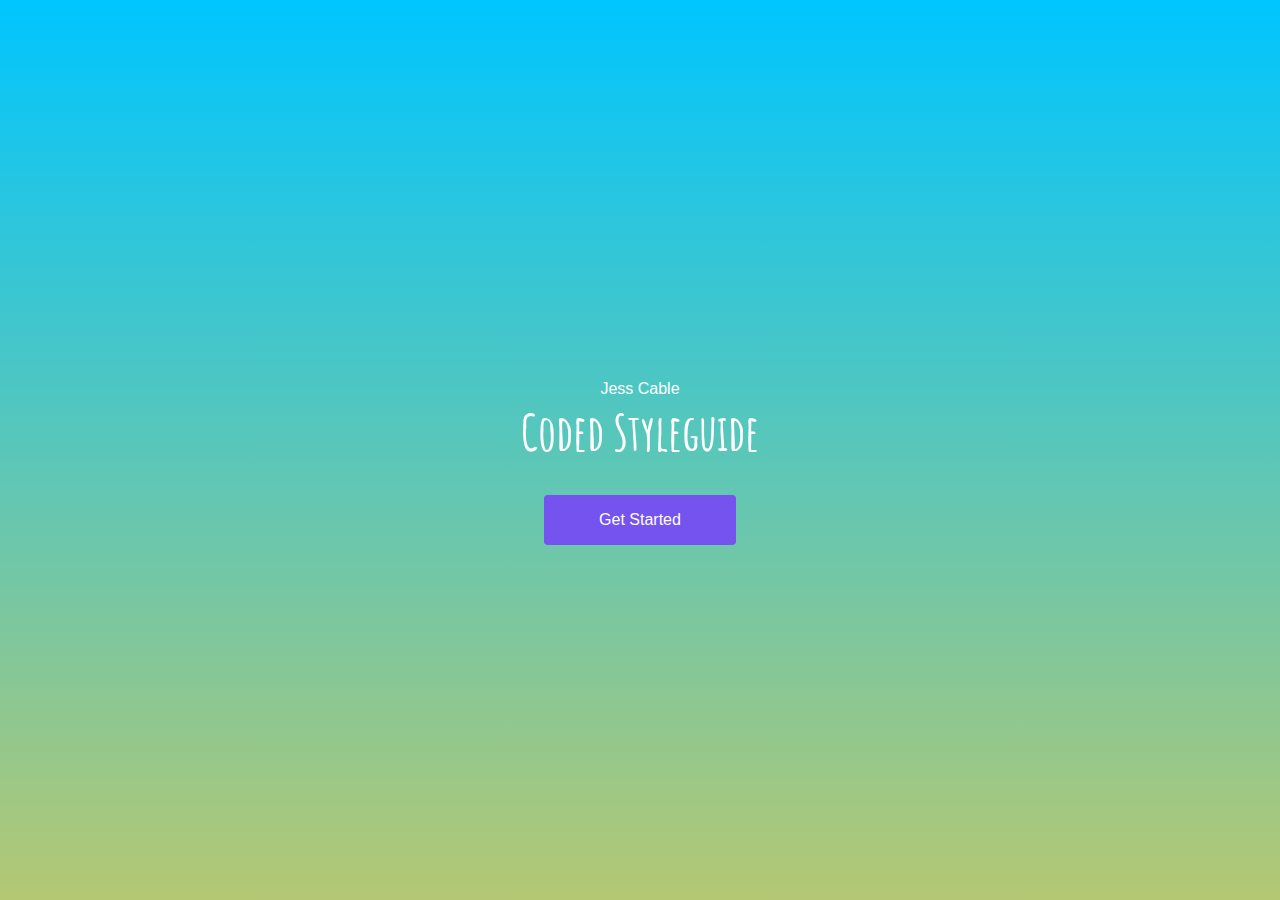
<file: index.html>
<!DOCTYPE html>
<html lang="en">
    <head>
        <meta charset="utf-8">
        <title>Jess Cable- Home</title>
        <meta name="viewport" contents="width=device-width, initial-scale=1">
        <link rel="stylesheet" href="css/normalize.css">
        <link rel="stylesheet" href="css/style.css">
    </head>
    
    <body class="home">
        <div class="container">
            <div class="row">
                <p>Jess Cable</p>
                <h1>Coded Styleguide</h1>
                <a class="button" href="layouts.html">Get Started</a>
            </div>
        </div>
        <script src="script.js"></script>
    </body>
</html>
</file>
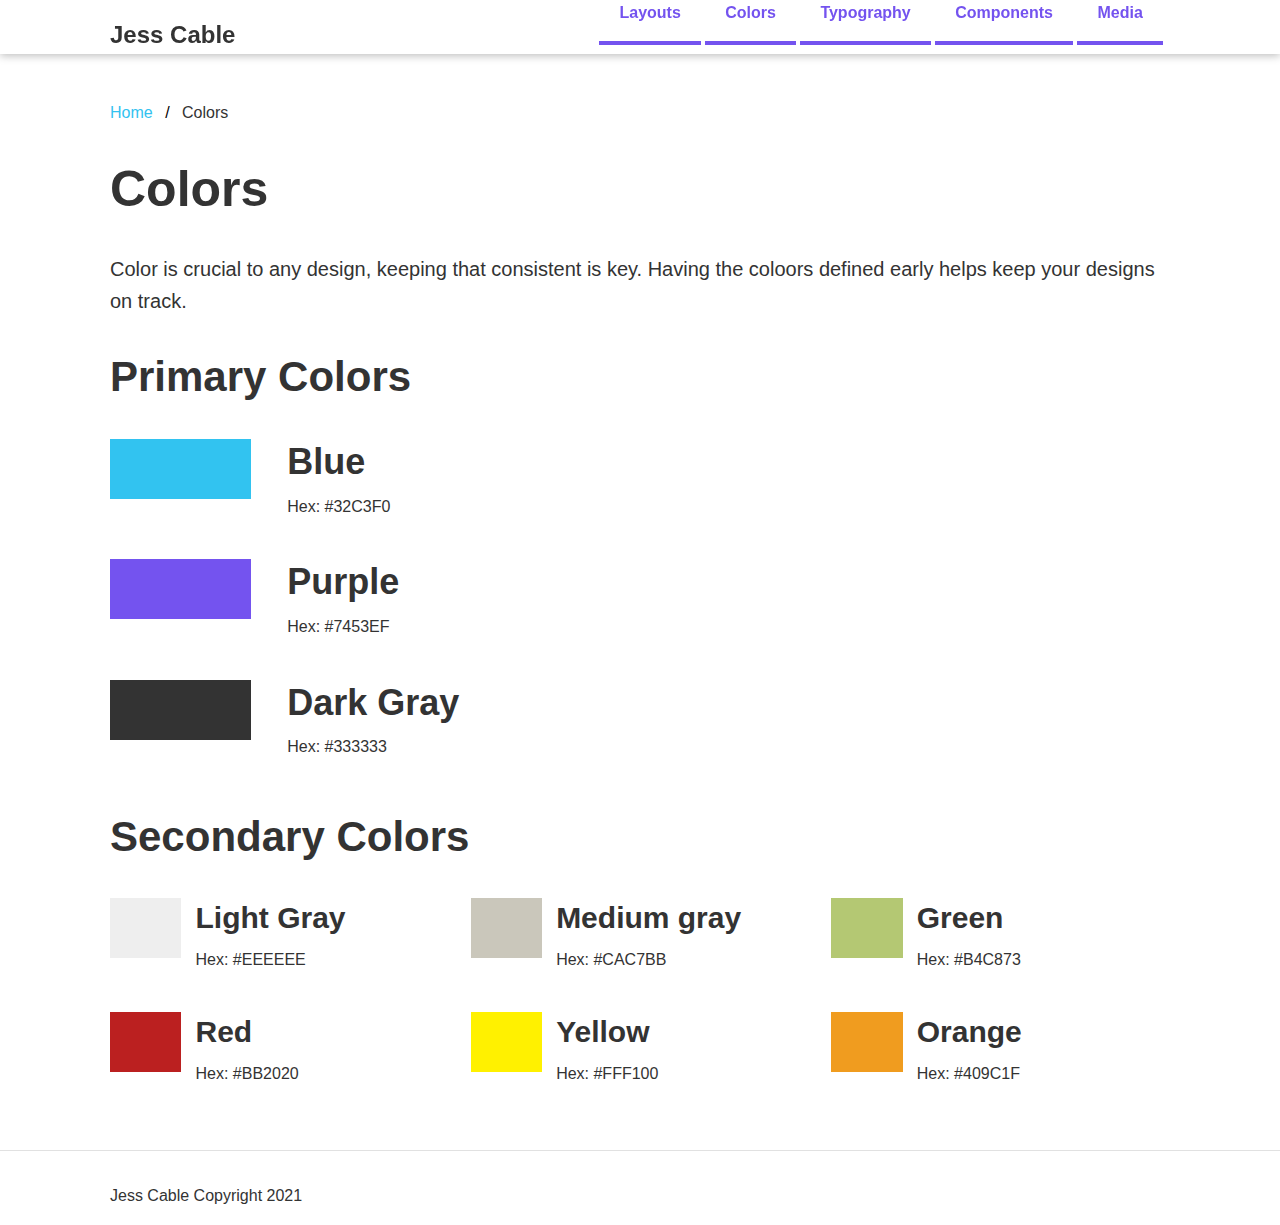
<file: colors.html>
<!DOCTYPE html>
<html lang="en">
    <head>
        <meta charset="utf-8">
        <title>Jess Cable- Colors</title>
        <meta name="viewport" contents="width=device-width, initial-scale=1">
        <link rel="stylesheet" href="css/normalize.css">
        <link rel="stylesheet" href="css/style.css">
    </head>
    <body class="colors">
    
        <nav>
            <div class="container">
                <div class="logo four columns">
                    <a href="/">Jess Cable</a>
                </div>
                <div class="topnav eight columns">
                    <u1>
                        <li><a href="layouts.html">Layouts</a></li>
                        <li><a href="colors.html" class="active">Colors</a></li>
                        <li><a href="typography.html">Typography</a></li>
                        <li><a href="components.html">Components</a></li>
                        <li><a href="media.html">Media</a></li>
                        <li class="mobile"><a><span style="cursor:pointer" onclick="openNav()">&#9776; Menu</span></a></li>
                    </u1>
                </div>
            </div>
        </nav>
        
        <div id="slidenav" class="slidenav">
            <a href="javascript:void(0)" class="closebtn" onclick="closeNav()">&times;</a>
            <a href="layouts.html">Layouts</a>
            <a href="colors.html">Colors</a>
            <a href="typography.html">Typography</a>
            <a href="components.html">Components</a>
            <a href="media.html">Media</a>
        </div>
        
        <div class="container">
            <u1 class="breadcrumb">
                <li><a href="index.html">Home</a></li>
                <li>Colors</li>
            </u1>
            <h1>Colors</h1>
            <p class="lead">Color is crucial to any design, keeping that consistent is key. Having the coloors defined early helps keep your designs on track.</p>
            
            <h2>Primary Colors</h2>
            <div class="row primary">
                <div class="two columns">
                    <div class="color primary-1">
                    </div>
                </div>
                <div class="ten columns">
                    <h3>Blue</h3>
                    <p>Hex: #32C3F0</p>
                </div>
            </div>
            
            <div class="row primary">
                <div class="two columns">
                    <div class="color primary-2">
                    </div>
                </div>
                <div class="ten columns">
                    <h3>Purple</h3>
                    <p>Hex: #7453EF</p>
                </div>
            </div>
            
            <div class="row primary">
                <div class="two columns">
                    <div class="color primary-3">
                    </div>
                </div>
                <div class="ten columns">
                    <h3>Dark Gray</h3>
                    <p>Hex: #333333</p>
                </div>
            </div>
            
            <h2>Secondary Colors</h2>
                <div class="row">
                    <div class="four columns">
                        <div class="three columns">
                            <div class="color secondary-1"></div>
                        </div>
                    <div class="eight columns">
                        <h4>Light Gray</h4>
                        <p>Hex: #EEEEEE</p>
                    </div>
                </div>
                
            <div class="four columns">
                <div class="three columns">
                    <div class="color secondary-2"></div>
                </div>
                <div class="eight columns">
                    <h4>Medium gray</h4>
                    <p>Hex: #CAC7BB</p>
                </div>
            </div>
                
            <div class="four columns">
                <div class="three columns">
                    <div class="color secondary-3"></div>
                </div>
            <div class="eight columns">
                <h4>Green</h4>
                <p>Hex: #B4C873</p>
            </div>
            </div>
            </div>
            
            <div class="row">
                <div class="four columns">
                    <div class="three columns">
                        <div class="color secondary-4"></div>
                        </div>
                        <div class="eight columns">
                            <h4>Red</h4>
                            <p>Hex: #BB2020</p>
                        </div>
                    </div>
            
            <div class="four columns">
                <div class="three columns">
                    <div class="color secondary-5"></div>
                </div>
                <div class="eight columns">
                    <h4>Yellow</h4>
                    <p>Hex: #FFF100</p>
                </div>
                </div>
                
            <div class="four columns">
                <div class="three columns">
                    <div class="color secondary-6"></div>
                </div>
                <div class="eight columns">
                    <h4>Orange</h4>
                    <p>Hex: #409C1F</p>
                </div>
            </div>
        </div>
    </div>
    
    <footer>
        <div class="container">
            <p>Jess Cable Copyright 2021</p>
        </div>
    </footer>
    
    <script src="script.js"></script>

    
    </body>
    </html>
</file>
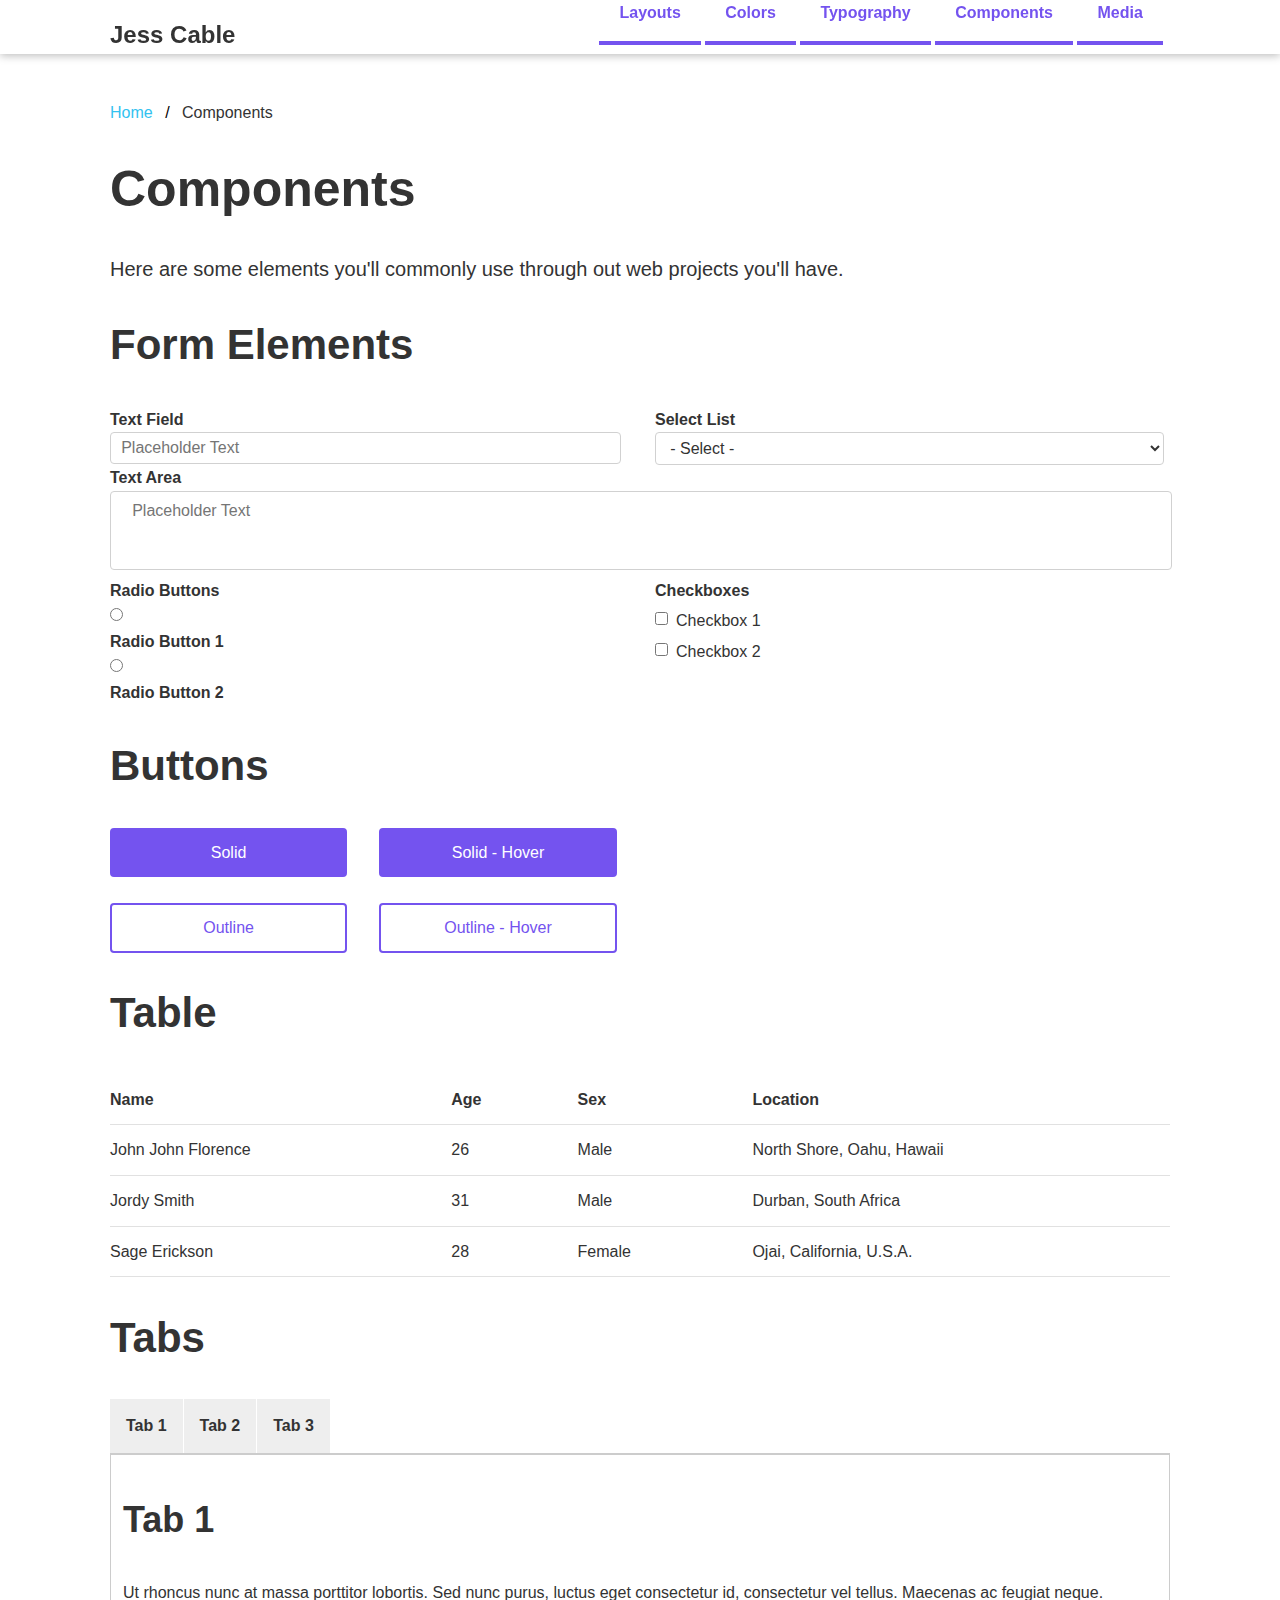
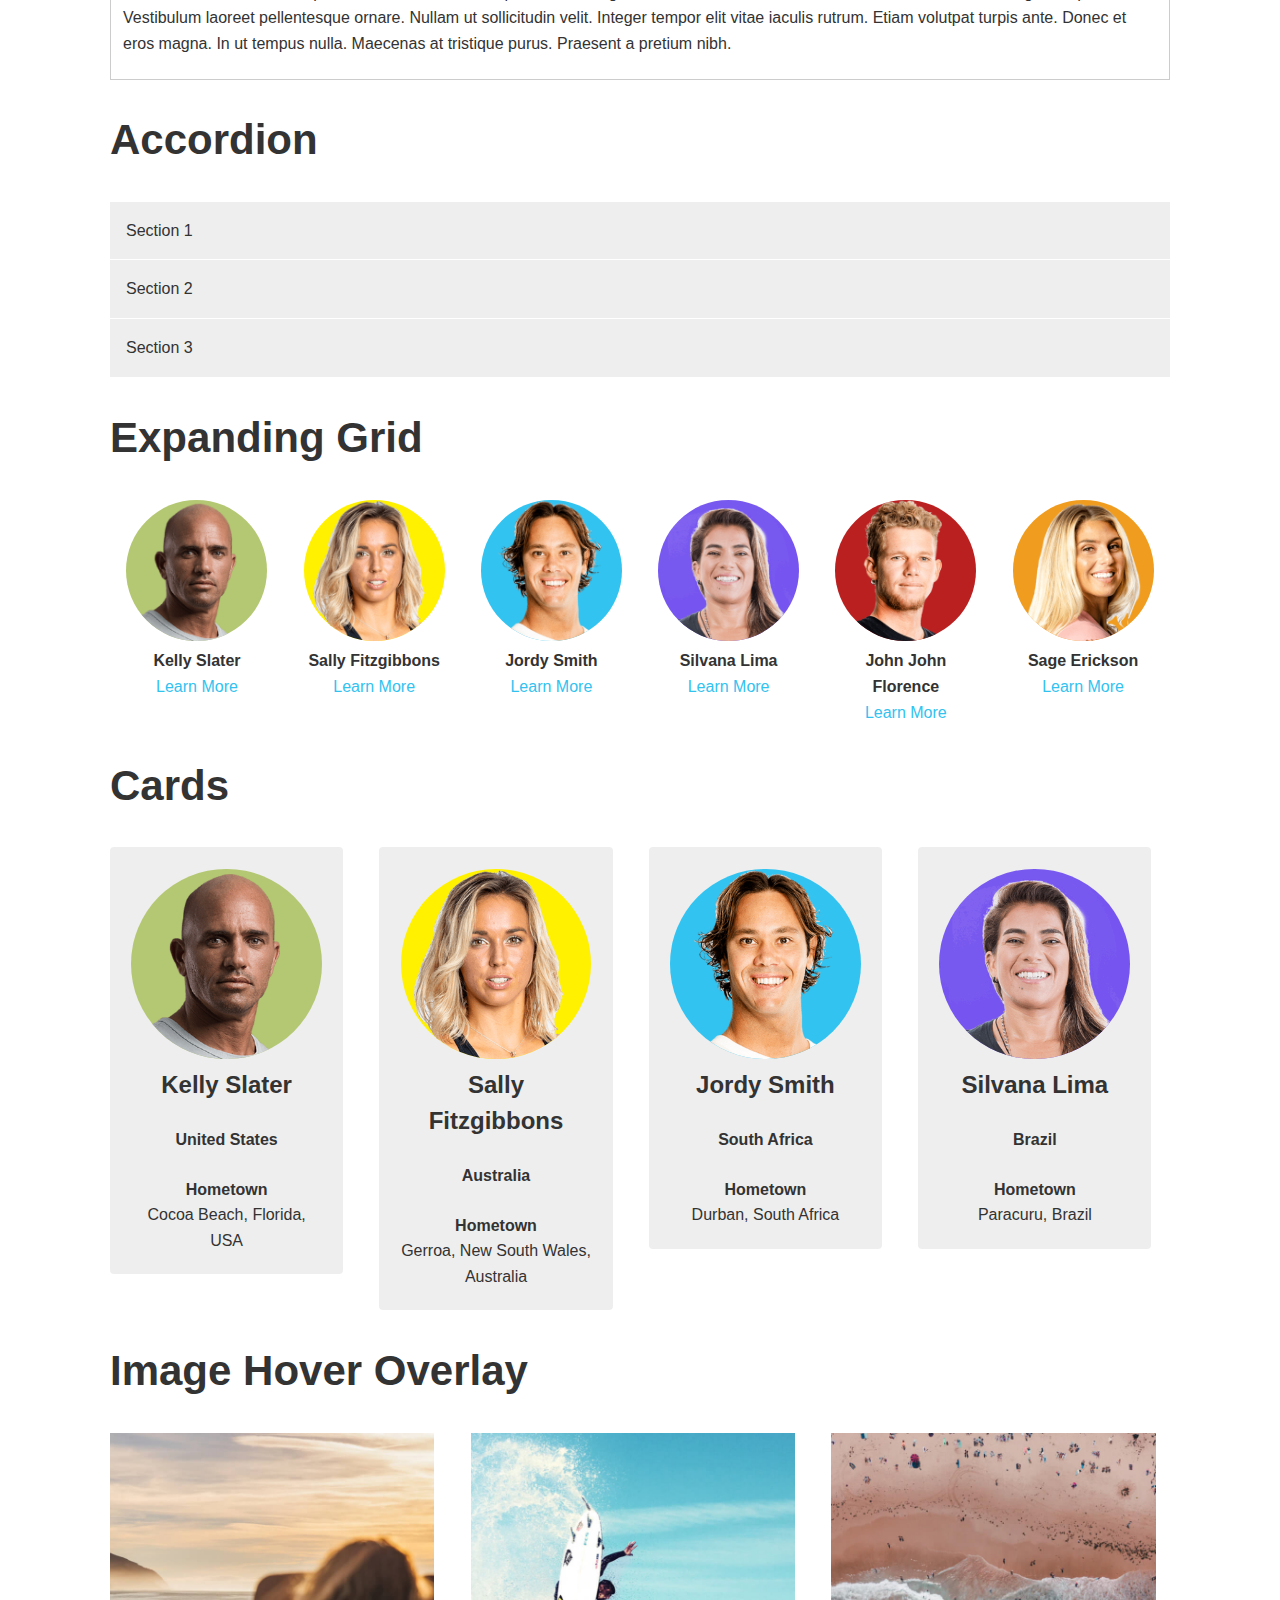
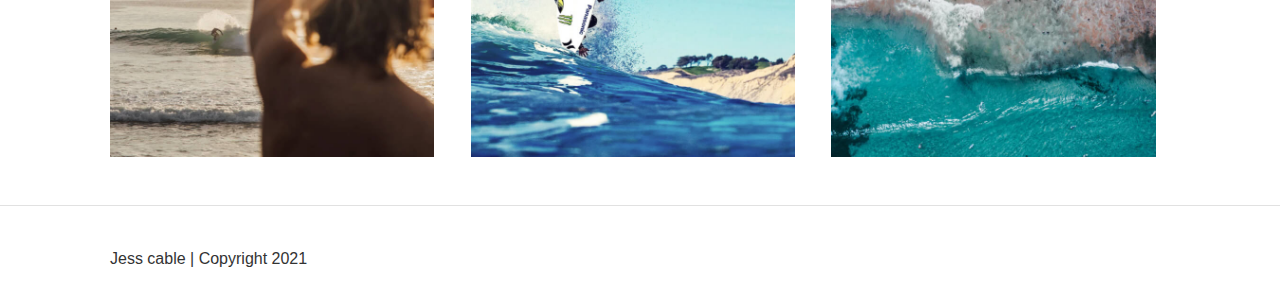
<file: components.html>
<!DOCTYPE html>
<html lang="en">
<head>
    <meta charset="utf-8">
     <title>Jess Cable- Components</title>
    <meta name="viewport" contents="width=device-width, initial-scale=1">
        <link rel="stylesheet" href="css/normalize.css">
    <link rel="stylesheet" href="css/style.css">
 </head>
<body class="components" id="main">
    
    <nav>
        <div class="container">
            <div class="logo four columns">
                <a href="/">Jess Cable</a>
        </div>
            <div class="topnav eight columns">
                <u1>
                    <li><a href="layouts.html">Layouts</a></li>
                    <li><a href="colors.html">Colors</a></li>
                    <li><a href="typography.html">Typography</a></li>
                    <li><a href="components.html" class="active">Components</a></li>
                    <li><a href="media.html">Media</a></li>
                    <li class="mobile"><a><span style="cursor:pointer" onclick="openNav()">&#9776; Menu</span></a></li>
                </u1>
            </div>
        </div>
    </nav>
        
    <div id="slidenav" class="slidenav">
        <a href="javascript:void(0)" class="closebtn" onclick="closeNav()">&times;</a>
        <a href="layouts.html">Layouts</a>
        <a href="colors.html">Colors</a>
        <a href="typography.html">Typography</a>
        <a href="components.html">Components</a>
        <a href="media.html">Media</a>
    </div>
    
    <div class="container">
        
        <u1 class="breadcrumb">
           <li><a href="index.html">Home</a></li>
            <li>Components</li>
        </u1>
        
        <h1>Components</h1>
        <p class="lead">Here are some elements you'll commonly use through out web projects you'll have.</p>
        
        <h2>Form Elements</h2>
        <div class="row">
            <div class="six columns">
                <label>Text Field</label>
                    <input type="text" placeholder="Placeholder Text">
            </div>
            <div class="six columns">
                <label>Select List</label>
                    <select>
                        <option value="" selected="selected">- Select -</option>
                        <option value="1">option 1</option>
                        <option value="2">option 2</option>
                    </select>
            </div>
            
            <label>Text Area</label>
            <textarea placeholder="Placeholder Text"></textarea>
        </div>
        
        <div class="row">
            <div class="six columns">
                <label>Radio Buttons</label>
                <div class="radio checkbox">
                    <input type="radio"><label>Radio Button 1</label>
                </div>
                <div class="radio checkbox">
                    <input type="radio"><label>Radio Button 2</label>
                </div>
            </div>
            <div class="six columns">
                <label>Checkboxes</label>
                <div class="radio-checkbox">
                    <input type="checkbox"><label>Checkbox 1</label>
                </div>
                <div class="radio-checkbox">
                    <input type="checkbox"><label>Checkbox 2</label>
                </div>
            </div>
        </div>
        
        <h2>Buttons</h2>
        <div class="row button-row">
            <div class="three columns">
                <a class="button" href="#">Solid</a>
            </div>
            <div class="three columns">
                <a class="button hover" href="#">Solid - Hover</a>
            </div>
            <div class="three columns"></div>
            <div class="three columns"></div>
        </div>
        <br>
        <div class="row button-row">
            <div class="three columns">
                <a class="button outline" href="#">Outline</a>
            </div>
            <div class="three columns">
                <a class="button outline hover" href="#">Outline - Hover</a>
            </div>
            <div class="three columns"></div>
            <div class="three columns"></div>
        </div>
        
        <h2>Table</h2>
        <div class="row">
            <table>
                <thead>
                    <tr>
                        <th>Name</th>
                        <th>Age</th>
                        <th>Sex</th>
                        <th>Location</th>
                    </tr>
                </thead>
                <tbody>
                    <tr>
                        <td>John John Florence</td>
                        <td>26</td>
                        <td>Male</td>
                        <td>North Shore, Oahu, Hawaii</td>
                    </tr>
                    <tr>
                        <td>Jordy Smith</td>
                        <td>31</td>
                        <td>Male</td>
                        <td>Durban, South Africa</td>
                    </tr>
                    <tr>
                        <td>Sage Erickson</td>
                        <td>28</td>
                        <td>Female</td>
                        <td>Ojai, California, U.S.A.</td>
                    </tr>
                </tbody>
            </table>
        </div>
        
        <h2>Tabs</h2>
        <div class="tab">
            <button class="tablinks" onclick="openCity(event, 'Tab1')" id="defaultOpen">Tab 1</button>
            <button class="tablinks" onclick="openCity(event, 'Tab2')">Tab 2</button>
            <button class="tablinks" onclick="openCity(event, 'Tab3')">Tab 3</button>
        </div>
        
        <div id="Tab1" class="tabcontent">
            <h3>Tab 1</h3>
            <p>Ut rhoncus nunc at massa porttitor lobortis. Sed nunc purus, luctus eget consectetur id, consectetur vel tellus. Maecenas ac feugiat neque. Vestibulum laoreet pellentesque ornare. Nullam ut sollicitudin velit. Integer tempor elit vitae iaculis rutrum. Etiam volutpat turpis ante. Donec et eros magna. In ut tempus nulla. Maecenas at tristique purus. Praesent a pretium nibh.</p>
        </div>
        
        <div id="Tab2" class="tabcontent">
            <h3>Tab 2</h3>
            <p>Ut rhoncus nunc at massa porttitor lobortis. Sed nunc purus, luctus eget consectetur id, consectetur vel tellus. Maecenas ac feugiat neque. Vestibulum laoreet pellentesque ornare. Nullam ut sollicitudin velit. Integer tempor elit vitae iaculis rutrum. Etiam volutpat turpis ante. Donec et eros magna. In ut tempus nulla. Maecenas at tristique purus. Praesent a pretium nibh.</p>
        </div>
        
        <div id="Tab3" class="tabcontent">
            <h3>Tab 3</h3>
            <p>Ut rhoncus nunc at massa porttitor lobortis. Sed nunc purus, luctus eget consectetur id, consectetur vel tellus. Maecenas ac feugiat neque. Vestibulum laoreet pellentesque ornare. Nullam ut sollicitudin velit. Integer tempor elit vitae iaculis rutrum. Etiam volutpat turpis ante. Donec et eros magna. In ut tempus nulla. Maecenas at tristique purus. Praesent a pretium nibh.</p>
        </div>
        
        <h2>Accordion</h2>
        <div class="row">
            <button class="accordion">Section 1</button>
            <div class="panel">
                <p>Lorem ipsum dolor sit amet, consectetur adipisicing elit, sed do eiusmod tempor incididunt ut labore et dolore magna aliqua. Ut enim ad minim veniam, quis nostrud exercitation ullamco laboris nisi ut aliquip ex ea commodo consequat.</p>
            </div>
            
            <button class="accordion">Section 2</button>
            <div class="panel">
                <p>Lorem ipsum dolor sit amet, consectetur adipisicing elit, sed do eiusmod tempor incididunt ut labore et dolore magna aliqua. Ut enim ad minim veniam, quis nostrud exercitation ullamco laboris nisi ut aliquip ex ea commodo consequat.</p>
            </div>
            
            <button class="accordion">Section 3</button>
            <div class="panel">
                <p>Lorem ipsum dolor sit amet, consectetur adipisicing elit, sed do eiusmod tempor incididunt ut labore et dolore magna aliqua. Ut enim ad minim veniam, quis nostrud exercitation ullamco laboris nisi ut aliquip ex ea commodo consequat.</p>
            </div>
        </div>
        
        <h2>Expanding Grid</h2>
        <div class="row expanding-grid">
            <div class="two columns" onclick="openTab('b1);">
                <img class="headshot secondary-3" src="images/hs-kelly.png">
                <h6>Kelly Slater</h6>
                <a onclick="openTab('b1');">Learn More</a>
            </div>
            <div class="two columns" onclick="openTab('b2');">
                <img class="headshot secondary-5" src="images/hs-sally.png">
                <h6>Sally Fitzgibbons</h6>
                <a onclick="openTab('b2');">Learn More</a>
            </div>
            <div class="two columns" onclick="openTab('b3');">
                <img class="headshot primary-1" src="images/hs-jordy.png">
                <h6>Jordy Smith</h6>
                <a onclick="openTab('b3');">Learn More</a>
            </div>
            <div class="two columns" onclick="openTab('b4');">
                <img class="headshot primary-2" src="images/hs-silvana.png">
                <h6>Silvana Lima</h6>
                <a onclick="openTab('b4');">Learn More</a>
            </div>
            <div class="two columns" onclick="openTab('b5');">
                <img class="headshot secondary-4" src="images/hs-john.png">
                <h6>John John Florence</h6>
                <a onclick="openTab('b6');">Learn More</a>
            </div>
            <div class="two columns" onclick="openTab('b6')">
                <img class="headshot secondary-6" src="images/hs-sage.png">
                <h6>Sage Erickson</h6>
                <a onclick="openTab('b6')">Learn More</a>
            </div>
        </div>
        
        <div id="b1" class="containerTab" style="display:none;">
            <span onclick="this.parentElement.style.display='none'" class="closebtn">&times;</span>
            <div class="row">
                <div class="four columns">
                    <h3>Kelly Slater</h3>
                </div>
                <div class="eight columns">
                    <h6>Bio</h6>
                    <p>Kelly Slater is the greatest surfer of all time. He has a death grip on nearly every major record in the sport, including his 11 World Titles, 55 career victories, as well as being the youngest and oldest World Champion in men’s history. He ushered in a new era of high-performance surfing when he arrived on the scene in 1990, incorporating intentional fin releases and a m...</p>
                </div>
            </div>
        </div>
        
        <div id="b2" class="containerTab" style="display:none;">
            <span onclick="this.parentElement.style.display='none'" class="closebtn">&times;</span>
            <div class="row">
                <div class="four columns">
                    <h3>Sally Fitzgibbons</h3>
                </div>
                <div class="eight columns">
                    <h6>Bio</h6>
                    <p>Sally Fitzgibbons was born an athlete. From an early age she decided she wanted to be a champion at something. She played soccer, touch football and cross-country running, and ended up a national champion middle distance runner in High School. For Fitzgibbons, all those sports fed offeach other, but ultimately, her love for surfing is what won out. It's hard...</p>
                </div>
            </div>
        </div>
        
        <div id="b3" class="containerTab" style="display:none">
            <span onclick="this.parentElement.style.display='none'" class="closebtn">&times;</span>
            <div class="row">
                <div class="four columns">
                    <h3>Jordy Smith</h3>
                </div>
                <div class="eight columns">
                    <h6>Bio</h6>
                    <p>Jordy Smith set off one of the biggest bidding wars in industry history after winning the World Junior Championship in 2006 and the Qualifying Series in 2007. Though he was being lobbied by the likes of Tiger Woods and Michael Jordan to join Nike, he elected to go with O’Neill, who he’s been with ever since. He earned his first two Championship Tour wins in...</p>
                </div>
            </div>
        </div>
        
        <div id="b4" class="containerTab" style="display:none;">
            <span onclick="this.parentElement.style.display='none'" class="closebtn">&times;</span>
            <div class="row">
                <div class="four columns">
                    <h3>Silvana Lima</h3>
                </div>
                <div class="eight columns">
                    <h6>Bio</h6>
                    <p>Silvana Lima is a warrior. There’s no other word to describe a woman with her skill, determination and resilience. She started well behind the line, growing up in a snack-shack on the sand in Paracuaru, Brazil, owned by her parents. She learned to surf on a piece of wood that she adorned with a makeshift fin herself. Her first “real” board was a hand-me...</p>
                </div>
            </div>
        </div>
        
        <div id="b5" class="containerTab" style="display:none;">
            <span onclick="this.parentElement.style.display='none'" class="closebtn">&times;</span>
            <div class="row">
                <div class="four columns">
                    <h3>John Florence</h3>
                </div>
                <div class="eight columns">
                    <h6>Bio</h6>
                    <p>John John Florence is one of only five surfers in men’s Championship Tour history to clinch his first two World Titles in back-to-back fashion. Mark Richards, Tom Carroll, Tom Curren and the late Andy Irons are the only other members of that elite club. The mild-mannered prodigy from the North Shore of Oahu has been living in the public’s eye since the age of…</p>
                </div>
            </div>
        </div>
        
        <div id="b6" class="containerTab" style="display:none;">
            <span onclick="this.parentElement.style.display='none'" class="closebtn">&times;</span>
            <div class="row">
                <div class="four columns">
                    <h3>Sage Erickson</h3>
                </div>
                <div class="eight columns">
                    <h6>Bio</h6>
                    <p>After five years of battling on the Championship Tour Sage Erickson is just beginning to settle in. She notched her first Championship Tour victory in 2017 at the Vans US Open of Surfing and cracked the Top 10 on the Jeep Leaderboard for the second-straight season. She’s come a long way from her early years of struggling at the elite level. Erickson was born in...</p>
                </div>
            </div>
        </div>
        
        <h2>Cards</h2>
        <div class="row">
            <div class="card three columns">
                <img class="headshot secondary-3" src="images/hs-kelly.png">
            <h5>Kelly Slater</h5>
            <h6>United States</h6>
            <label>Hometown</label>
            <p>Cocoa Beach, Florida, USA</p>
            </div>
            <div class="card three columns">
                <img class="headshot secondary-5" src="images/hs-sally.png">
            <h5>Sally Fitzgibbons</h5>
            <h6>Australia</h6>
            <label>Hometown</label>
            <p>Gerroa, New South Wales, Australia</p>
            </div>
            <div class="card three columns">
                <img class="headshot primary-1" src="images/hs-jordy.png">
            <h5>Jordy Smith</h5>
            <h6>South Africa</h6>
            <label>Hometown</label>
            <p>Durban, South Africa</p>
            </div>
            <div class="card three columns">
                <img class="headshot primary-2" src="images/hs-silvana.png">
            <h5>Silvana Lima</h5>
            <h6>Brazil</h6>
            <label>Hometown</label>
            <p>Paracuru, Brazil</p>
            </div>
        </div>
        
        <h2>Image Hover Overlay</h2>
        <div class="row">
            <div class="four columns image-container">
                <img src="images/overlay-01.jpg">
            <div class="overlay">
                <div class="text">"Sometimes in the morning, when it's a good surf, I go out there, and I don't feel like it's a bad world.</div>
            </div>
            </div>
            <div class="four columns image-container">
                <img src="images/overlay-02.jpg">
            <div class="overlay">
                <div class="text">"Surfing's the source. Can change your life. Swear to God."</div>
            </div>
            </div>
            <div class="four columns image-container">
                <img src="images/overlay-03.jpg">
            <div class="overlay">
                <div class="text">"Thank God for a few free waves.</div>
            </div>
            </div>
        </div>
    
    </div>
    
    <footer>
        <div class="container">
            <p>Jess cable | Copyright 2021</p>
        </div>
    </footer>
    
    <script src="./script.js"></script>

</body>
</html>
</file>
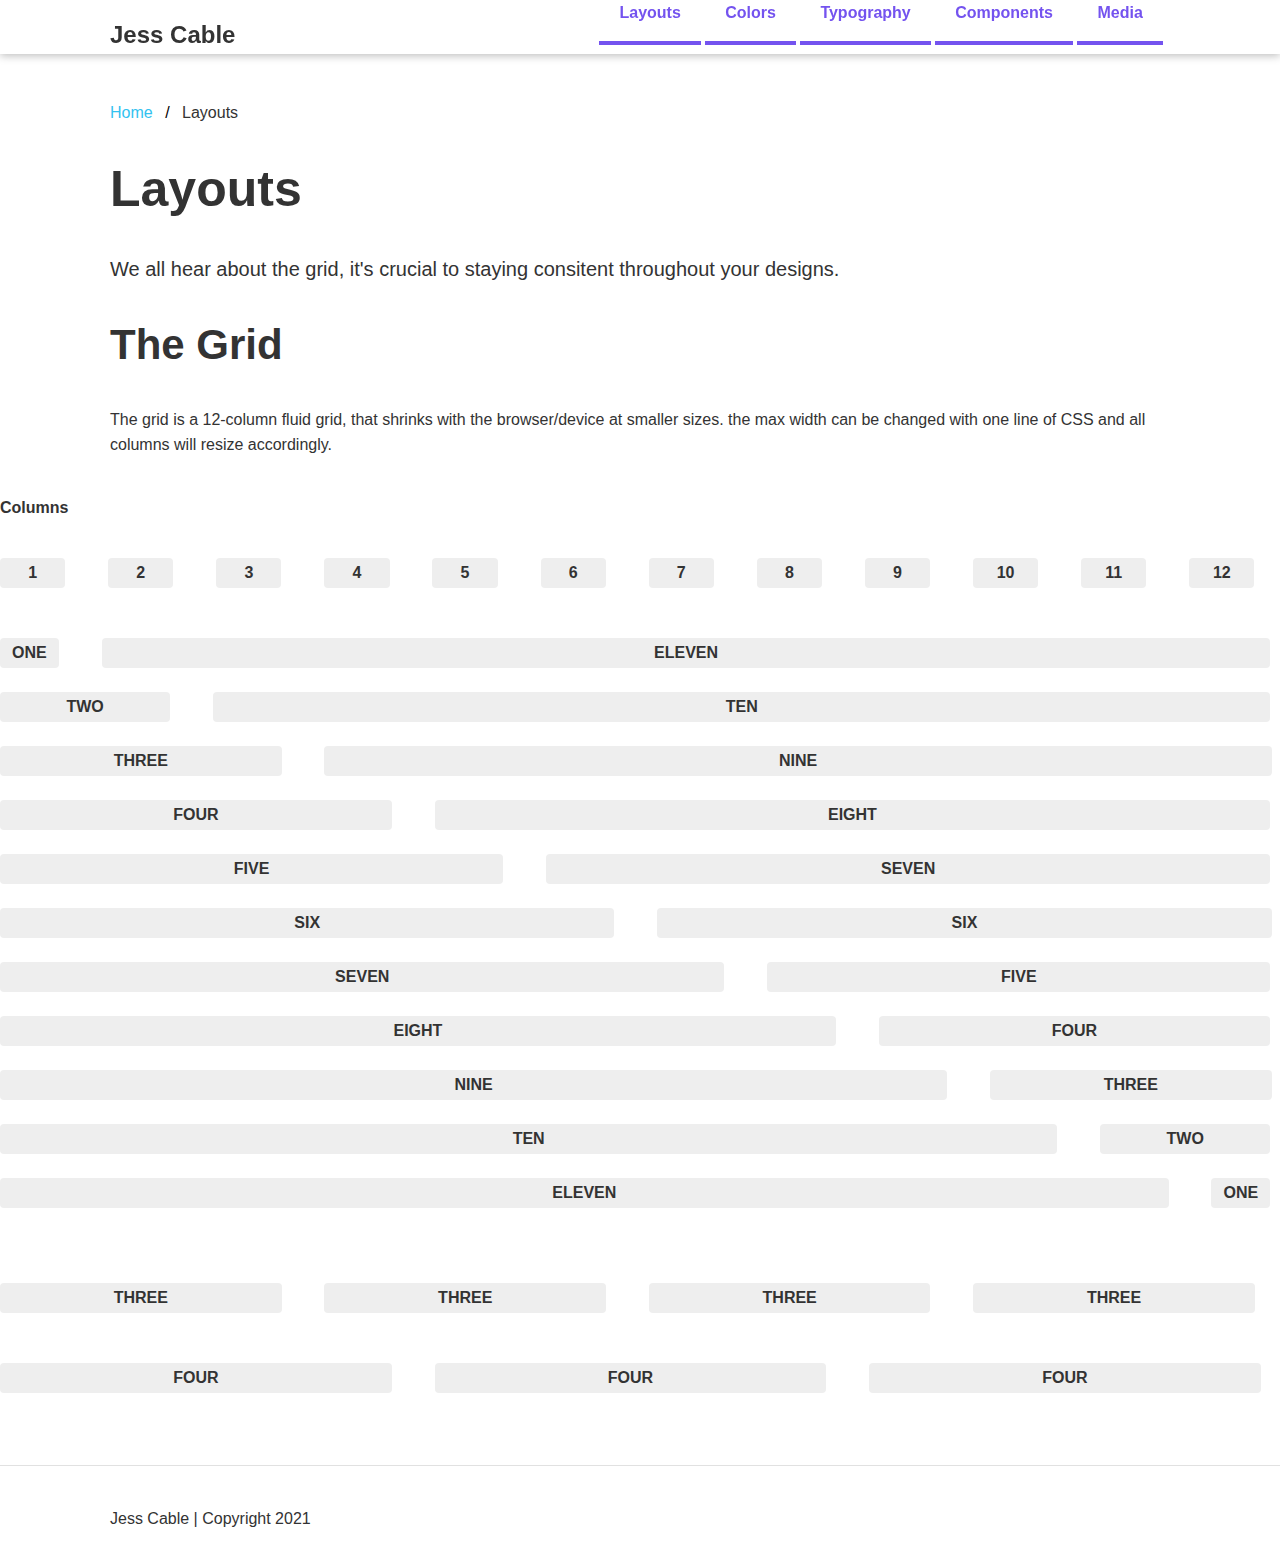
<file: layouts.html>
<!DOCTYPE html>
<html lang="en">
    <head>
        <meta charset="utf-8">
        <title>Jess Cable- Layouts</title>
        <meta name="viewport" contents="width=device-width, initial-scale=1">
        <link rel="stylesheet" href="css/normalize.css">
        <link rel="stylesheet" href="css/style.css">
    </head>
    <body class="layouts">
    
        <nav>
            <div class="container">
                <div class="logo four columns">
                    <a href="/">Jess Cable</a>
                </div>
                <div class="topnav eight columns">
                    <u1>
                        <li><a href="layouts.html" class ="active">Layouts</a></li>
                        <li><a href="colors.html">Colors</a></li>
                        <li><a href="typography.html">Typography</a></li>
                        <li><a href="components.html">Components</a></li>
                        <li><a href="media.html">Media</a></li>
                        <li class="mobile"><a><span style="cursor:pointer" onclick="openNav()">&#9776; Menu</span></a></li>
                    </u1>
                </div>
            </div>
        </nav>
        
        <div id="slidenav" class="slidenav">
            <a href="javascript:void(0)" class="closebtn" onclick="closeNav()">&times;</a>
            <a href="layouts.html">Layouts</a>
            <a href="colors.html">Colors</a>
            <a href="typography.html">Typography</a>
            <a href="components.html">Components</a>
            <a href="media.html">Media</a>
        </div>
        
        <div class="container">
        
            <u1 class="breadcrumb">
                <li><a href="index.html">Home</a></li>
                <li>Layouts</li>
            </u1>
            <h1>Layouts</h1>
            <p class="lead">We all hear about the grid, it's crucial to staying consitent throughout your designs.</p>
            
            <h2>The Grid</h2>
            <p>The grid is a 12-column fluid grid, that shrinks with the browser/device at smaller sizes. the max width can be changed with one line of CSS and all columns will resize accordingly.</p>
            
        </div>
       
    <div class="example-grid docs-example">
                <h6>Columns</h6>
            <div class="row">
                <div class="one columns">1</div>
                <div class="one columns">2</div>
                <div class="one columns">3</div>
                <div class="one columns">4</div>
                <div class="one columns">5</div>
                <div class="one columns">6</div>
                <div class="one columns">7</div>
                <div class="one columns">8</div>
                <div class="one columns">9</div>
                <div class="one columns">10</div>
                <div class="one columns">11</div>
                <div class="one columns">12</div>
            </div>
            <br>
            <div class="row">
                <div class="one column">One</div>
                <div class="eleven columns">Eleven</div>
            </div>
            <div class="row">
                <div class="two columns">Two</div>
                <div class="ten columns">Ten</div>
            </div>
            <div class="row">
                <div class="three columns">Three</div>
                <div class="nine columns">Nine</div>
            </div>
            <div class="row">
                <div class="four columns">Four</div>
                <div class="eight columns">Eight</div>
            </div>
            <div class="row">
                <div class="five columns">Five</div>
                <div class="seven columns">Seven</div>
            </div>
            <div class="row">
                <div class="six columns">Six</div>
                <div class="six columns">Six</div>
            </div>
            <div class="row">
                <div class="seven columns">Seven</div>
                <div class="five columns">Five</div>
            </div>
            <div class="row">
                <div class="eight columns">Eight</div>
                <div class="four columns">Four</div>
            </div>
            <div class="row">
                <div class="nine columns">Nine</div>
                <div class="three columns">Three</div>
            </div>
            <div class="row">
                <div class="ten columns">Ten</div>
                <div class="two columns">Two</div>
            </div>
            <div class="row">
                <div class="eleven columns">Eleven</div>
                <div class="one column">One</div>
            </div>
            <br>
            <br>
            <div class="row">
                <div class="three columns">Three</div>
                <div class="three columns">Three</div>
                <div class="three columns">Three</div>
                <div class="three columns">Three</div>
            </div>
            <br>
            <div class="row">
                <div class="four columns">Four</div>
                <div class="four columns">Four</div>
                <div class="four columns">Four</div>
            </div>
        </div>
    
    
    <footer>
        <div class="container">
            <p>Jess Cable | Copyright 2021</p>
        </div>
    </footer>
        
    <script src="./script.js"></script>
        
    </body>
</file>
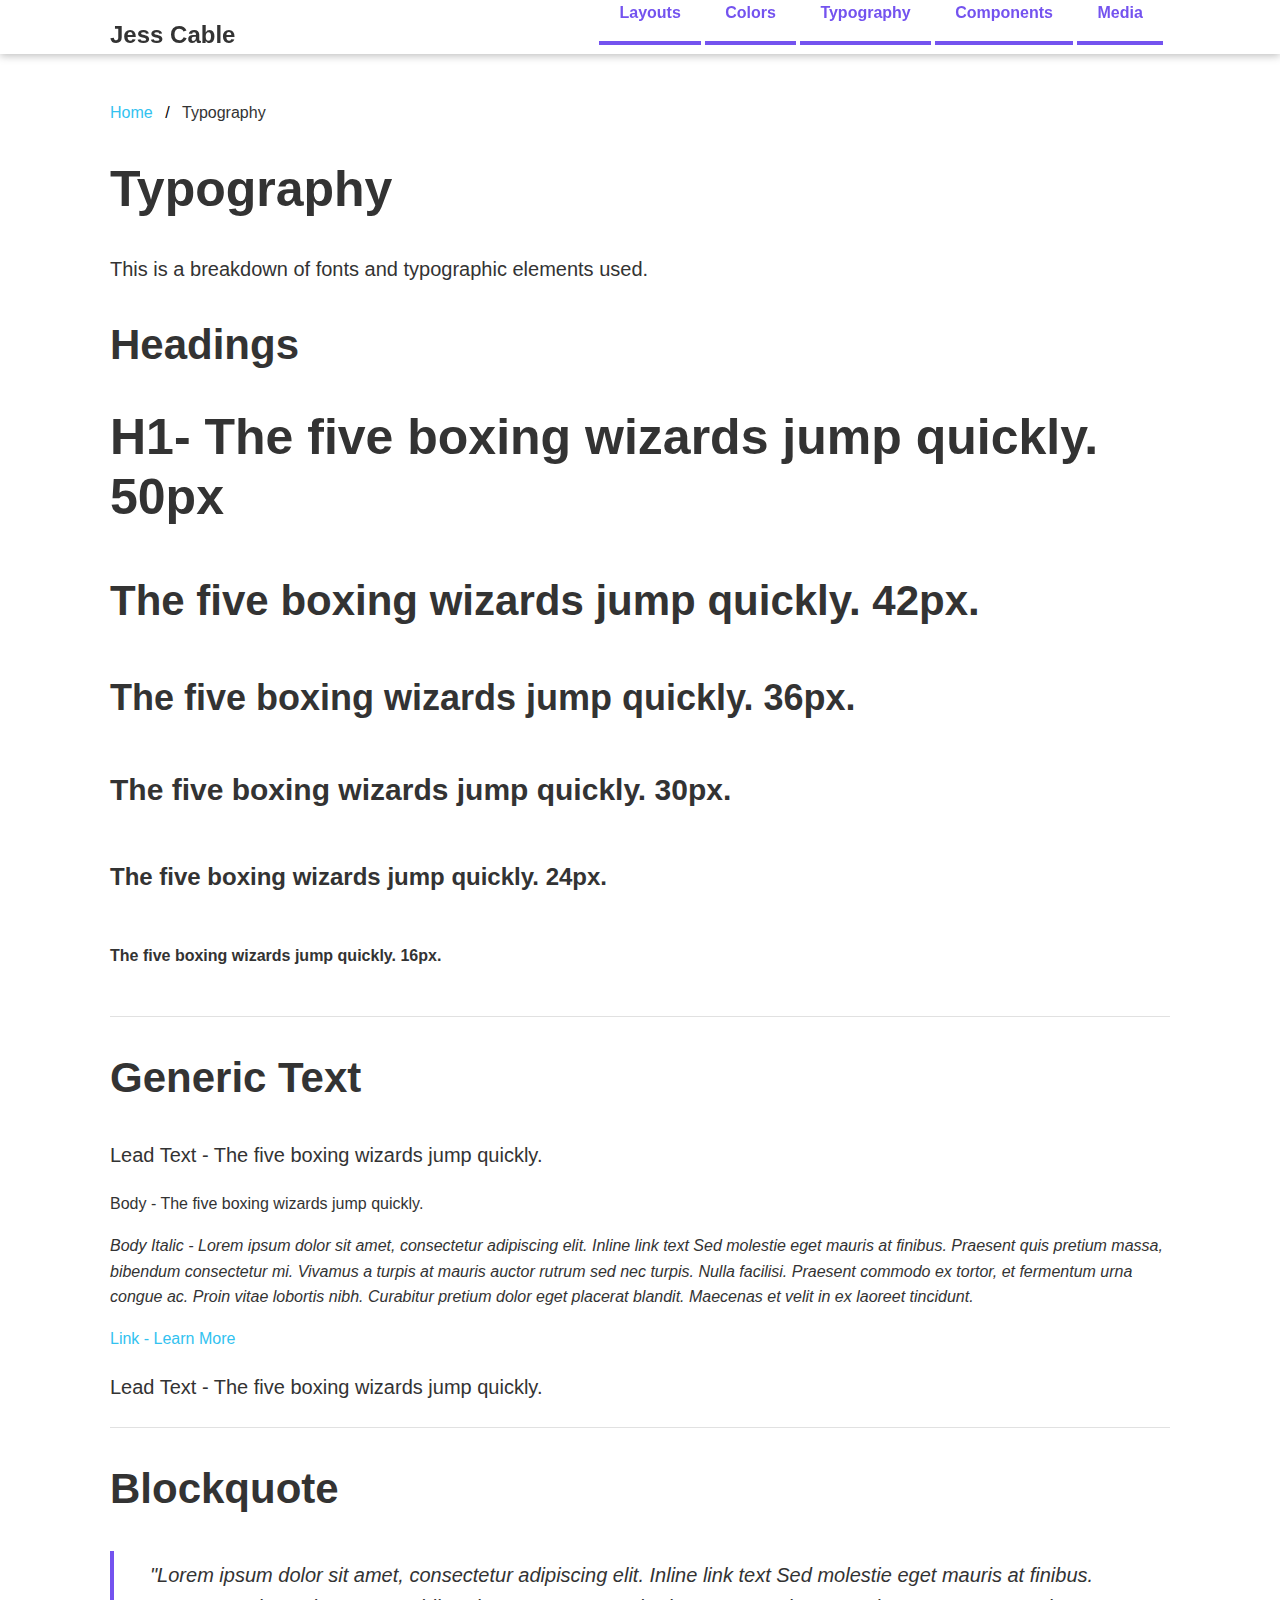
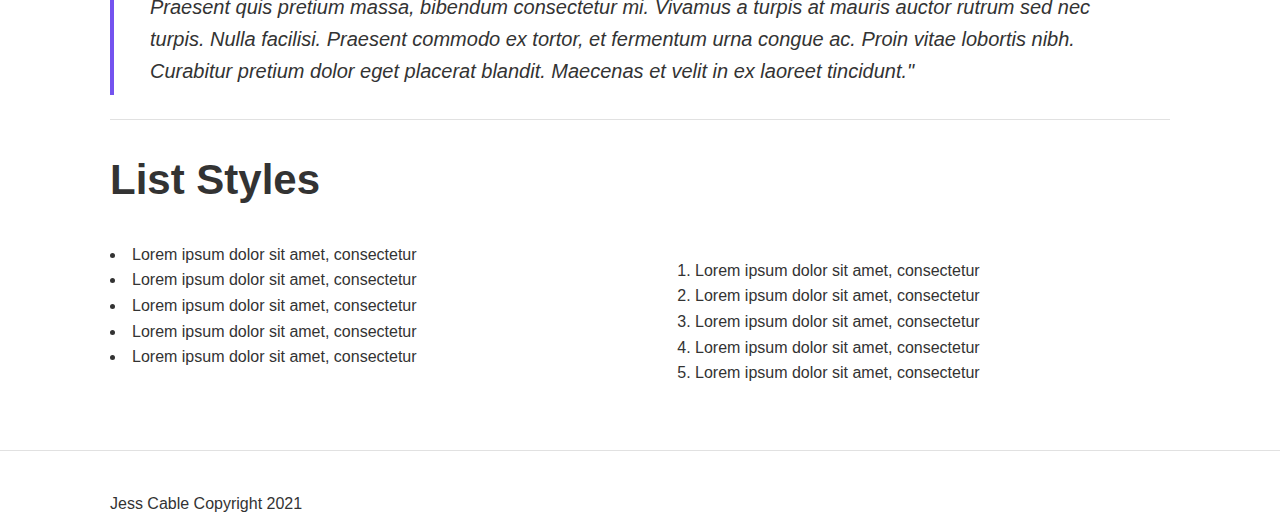
<file: typography.html>
<!DOCTYPE html>
<html lang="en">
    <head>
        <meta charset="utf-8">
        <title>Jess Cable- Typography</title>
        <meta name="viewport" contents="width=device-width, initial-scale=1">
        <link rel="stylesheet" href="css/normalize.css">
        <link rel="stylesheet" href="css/style.css">
    </head>
    
    <body class="typography">
    
        <nav>
            <div class="container">
                <div class="logo four columns">
                    <a href="/">Jess Cable</a>
                </div>
                <div class="topnav eight columns">
                    <u1>
                        <li><a href="layouts.html">Layouts</a></li>
                        <li><a href="colors.html">Colors</a></li>
                        <li><a href="typography.html" class="active">Typography</a></li>
                        <li><a href="components.html">Components</a></li>
                        <li><a href="media.html">Media</a></li>
                        <li class="mobile"><a><span style="cursor:pointer" onclick="openNav()">&#9776; Menu</span></a></li>
                    </u1>
                </div>
            </div>
        </nav>
        
        <div id="slidenav" class="slidenav">
            <a href="javascript:void(0)" class="closebtn" onclick="closeNav()">&times;</a>
            <a href="layouts.html">Layouts</a>
            <a href="colors.html">Colors</a>
            <a href="typography.html">Typography</a>
            <a href="components.html">Components</a>
            <a href="media.html">Media</a>
        </div>
        
        <div class="container">
            
            <u1 class="breadcrumb">
                <li><a href="index.html">Home</a></li>
                <li>Typography</li>
            </u1>
            
            <h1>Typography</h1>
            <p class="lead">This is a breakdown of fonts and typographic elements used.</p>
            
            <h2>Headings</h2>
            <div class="row">
                <h1>H1- The five boxing wizards jump quickly. 50px</h1>
            </div>
            <div class="row">
                <h2>The five boxing wizards jump quickly. 42px.</h2>
            </div>
            <div class="row">
                <h3>The five boxing wizards jump quickly. 36px.</h3>
            </div>
            <div class="row">
                <h4>The five boxing wizards jump quickly. 30px.</h4>
            </div>
            <div class="row">
                <h5>The five boxing wizards jump quickly. 24px.</h5>
            </div>
            <div class="row">
                <h6>The five boxing wizards jump quickly. 16px.</h6>
            </div>
            
            <hr>
            <h2>Generic Text</h2>
            <p class="lead">Lead Text - The five boxing wizards jump quickly.</p>
            <p>Body - The five boxing wizards jump quickly.</p>
            <p class="italic">Body Italic - Lorem ipsum dolor sit amet, consectetur adipiscing elit. Inline link text Sed molestie eget mauris at finibus. Praesent quis pretium massa, bibendum consectetur mi. Vivamus a turpis at mauris auctor rutrum sed nec turpis. Nulla facilisi. Praesent commodo ex tortor, et fermentum urna congue ac. Proin vitae lobortis nibh. Curabitur pretium dolor eget placerat blandit. Maecenas et velit in ex laoreet tincidunt.</p>
            <a href="#">Link - Learn More</a>
            
            <p class="lead">Lead Text - The five boxing wizards jump quickly.</p>
            
            <hr>
            <h2>Blockquote</h2>
            <blockquote>
                "Lorem ipsum dolor sit amet, consectetur adipiscing elit. Inline link text Sed molestie eget mauris at finibus. Praesent quis pretium massa, bibendum consectetur mi. Vivamus a turpis at mauris auctor rutrum sed nec turpis. Nulla facilisi. Praesent commodo ex tortor, et fermentum urna congue ac. Proin vitae lobortis nibh. Curabitur pretium dolor eget placerat blandit. Maecenas et velit in ex laoreet tincidunt."
            </blockquote>
            <hr>
            
            <h2>List Styles</h2>
            <div class="row">
                <div class="six columns">
                    <u1>
                        <li>Lorem ipsum dolor sit amet, consectetur</li>
                        <li>Lorem ipsum dolor sit amet, consectetur</li>
                        <li>Lorem ipsum dolor sit amet, consectetur</li>
                        <li>Lorem ipsum dolor sit amet, consectetur</li>
                        <li>Lorem ipsum dolor sit amet, consectetur</li>
                    </u1>
                </div>
                <div class="six columns">
                    <ol>
                        <li>Lorem ipsum dolor sit amet, consectetur</li>
                        <li>Lorem ipsum dolor sit amet, consectetur</li>
                        <li>Lorem ipsum dolor sit amet, consectetur</li>
                        <li>Lorem ipsum dolor sit amet, consectetur</li>
                        <li>Lorem ipsum dolor sit amet, consectetur</li>
                    </ol>
                </div>
            </div>
        
        </div>
        
        <footer>
            <div class="container">
                <p>Jess Cable Copyright 2021</p>
            </div>
        </footer>
   
    </body>
</html>
</file>
<file: css/style.css>
@import url('https://fonts.googleapis.com/css2?family=Amatic+SC:wght@700&display=swap');
body {
    font-size: 16px;
    line-height: 1.6;
    font-weight: 400;
    font-family: Helvetica, Arial, sans-serif;
    color: #333;
    margin-top: 100px;
}
img {
    max-width: 100%;
}
.home {
    background: linear-gradient(180deg, #00C5FF 0%, #B4C873 100%) no-repeat;
    color: #FFF;
    height: 100vh;
    margin: 0;
}
.home .container {
    padding-top: 40vh;
    text-align: center;
}
.home p {
    margin-bottom: 0;
}
.home h1 {
    margin-top: 0;
    font-family: 'Amatic SC', cursive;
    font-size: 50px;
}
nav {
    position: fixed;
    background: #FFF;
    top: 0;
    left: 0;
    width: 100%;
    z-index: 1;
    box-shadow: 0 2px 8px 0 rgba(0,0,0,0.25);
}
nav a {
    color: #333;
    font-weight: bold;
}
nav .topnav li.mobile {
    display: none;
}
@media (max-width: 903px) {
    nav .topnav u1 li {
        display: none;
    }
    nav .topnav u1 li.mobile {
        display: none;
    }
    nav .topnav u1 li.mobile {
        display: inline-block;
    }
    nav .eight.columns,
    nav .four.columns {
            width: 48%;
    }
}
.logo {
    font-size: 24px;
    margin-top: 16px;
}
.logo a: hover{
    color: #7453EF;
    text-decoration: none;
}
.topnav {
    text-align: right;
}
.topnav u1 {
    margin: 0;
    padding: 0;
}
.topnav u1 li {
    display: inline-block;
    vertical-align: top;
}
.topnav a {
    padding: 20px;
    border-bottom: 4px solid #7453EF;
    color: #7453EF;
}
.topnav a.active {
    padding: 20px;
    border-bottom: 4px solid #7453EF;
}
.topnav a:hover {
    background: #7453EF;
    border-bottom: 4px solid #7453EF;
    color: #FFF;
    text-decoration: none;
}
.slidenav {
    height: 100%;
    width: 0;
    position: fixed;
    z-index: 1;
    top: 0;
    left: 0;
    background-color: #111;
    overflow-x: hidden;
    transition: 0.5s;
    padding-top: 60px;
}
.slidenav a {
    padding: 8px 8px 8px 32px;
    text-decoration: none;
    color: #818181;
    display: block;
    transition: 0.3s;
}
.slidenav a:hover {
    color: #f1f1f1;
    text-decoration: none;
}
.slidenav .closebtn {
    position: absolute;
    top: 0;
    right: 25px;
    font-size: 36px;
    margin-left: 50px;
}
@media screen and (max-height: 450px) {
    .slidenav {
        padding-top: 15px;
    }
    .slidenav a {
        font-size: 18px;
    }
}
u1.breadcrumb {
    padding: 10px 16px 10px 0;
    list-style: none;
}
u1.breadcrumb li {
    display: inline;
}
u1.breadcrumb li+li:before {
    padding: 8px;
    color: black;
    content: "/\00a0";
}
.container {
    position: relative;
    max-width: 1060px;
    margin: 0 auto;
    padding: 0 20px;
}
.column,
.columns {
    display: inline-block;
    vertical-align: top;
    margin-left: 3%;
}
.column:first-child,
.columns:first-child {
    margin-left: 0;
}
.one.column {
    width: 4.6%;
}
.one.columns {
    width: 5.1%;
}
.two.columns {
    width: 13.3%;
}
.three.columns {
    width: 22%;
}
.four.columns {
    width: 30.6%;
}
.five.columns {
    width: 39.3%;
}
.six.columns {
    width: 48%;
}
.seven.columns {
    width: 56.6%;
}
.eight.columns {
    width: 65.3%;
}
.nine.columns {
    width: 74.0%;
}
.ten.columns {
    width: 82.6%;
}
.eleven.columns {
    width: 91.3%;
}
.twelve.columns {
    width: 100%;
    margin-left: 0;
}
@media (max-width: 550px) {
    .one.column,
    .one.columns,
    .two.columns,
    .three.columns,
    .four.columns,
    .five.columns,
    .six.columns,
    .seven.columns,
    .eight.columns,
    .nine.columns,
    .ten.columns,
    .eleven.columns,
    .twelve.columns {
        width: 100%;
    }
    .column,
    .columns {
        margin-left: 0%;
    }
}
.example-grid .column,
.example-grid .columns {
    background: #EEE;
    text-align: center;
    border-radius: 4px;
    text-transform: uppercase;
    height: 30px;
    line-height: 30px;
    margin-bottom: 24px;
    font-weight: 600;
}
footer {
    border-top: 1px solid #E1E1E1;
    margin-top: 48px;
    padding: 24px 0 0;
}
.colors .row {
    margin-bottom: 24px;
}
.colors h3 {
    margin: 0;
}
.colors h4 {
    margin: 0;
}
.colors p {
    margin-top: 8px;
}
.color {
    width: 100%;
    height: 60px;
}
.primary .primary-1,
.primary .primary-2,
.primary .primary-3, {
    height: 140px;
}
.primary-1 {
    background: #32C3F0;
}
.primary-2 {
    background: #7453EF;
}
.primary-3 {
    background: #333;
}
.secondary-1 {
    background: #EEE;
}
.secondary-2 {
    background: #CAC7BB;
}
.secondary-3 {
    background: #B4C873;
}
.secondary-4 {
    background: #BB2020;
}
.secondary-5 {
    background: #FFF100;
}
.secondary-6 {
    background: #F09C1f;
}
.typography .row {
    margin-bottom: 48px;
}
.typography .row h1,
.typography .row h2,
.typography .row h3,
.typography .row h4,
.typography .row h5,
.typography .row h6 {
    margin: 0;
}
h1, h2, h3, h4, h5, h6 {
    font-weight: bold;
}
h1 {
    font-size: 50px;
    line-height: 1.2;
}
h2 {
    font-size: 42px;
    line-height: 1.25;
}
h3 {
    font-size: 36px;
    line-height: 1.3;
}
h4 {
    font-size: 30px;
    line-height: 1.35;
}
h5 {
    font-size: 24px;
    line-height: 1.5;
}
h6 {
    font-size: 16px;
    line-height: 1.6;
}
h1.mobile {
    font-size: 40px;
}
h2.mobile {
    font-size: 36px;
}
h3.mobile {
    font-size: 30px;
}
h4.mobile {
    font-size: 24px;
}
h5.mobile {
    font-size: 18px;
}
h6 .mobile {
    font-size: 16px;
}
@media (max-width: 550px) {
    h1 {
        font-size: 40px;
    }
    h2 {
        font-size: 36px;
    }
    h3 {
        font-size: 30px;
    }
    h4 {
        font-size: 24px;
    }
    h5 {
        font-size: 18px;
    }
    h6 {
        font-size: 16px;
    }
    .mobille {
        display: none;
    }
}
hr {
    margin-top: 24px;
    margin-bottom: 24px;
    border-width: 0;
    border-top: 1px solid #E1E1E1;
}
p.lead {
    font-size: 20px;
    line-height: 1.6;
}
p.italic {
    font-style: italic;
}
a {
    color: #32C2F0;
    text-decoration: none;
}
a:hover {
    color: #2799Bd;
    text-decoration: underline;
}
blockquote {
    border-left: 4px solid #7453EF;
    font-style: italic;
    font-size: 20px;
    line-height: 1.6;
    margin-left: 0;
    padding: 8px 0 8px 36px;
}
u1 {
    list-style: disc inside;
}
o1 {
    list-style: decimal inside;
}
label,
legend {
    display: block;
    font-weight: bold;
}
textarea {
    min-height: 65px;
    padding-top: 6px;
    padding-bottom: 6px;
    resize: none;
}
input[type="email"],
input[type="number"],
input[type="search"],
input[type="text"],
input[type="tel"],
input[type="url"],
input[type="password"],
textarea,
select {
    padding: 6px 2%;
    background-color: #fff;
    border: 1px solid #D1D1D1;
    border-radius: 4px;
    box-shadow: none;
    width: 96%;
}
input[type="email"],
input[type="number"],
input[type="search"],
input[type="text"],
input[type="tel"],
input[type="url"],
input[type="password"],
textarea {
    -webkit-appearance: none;
        -moz-appearance: none;
             appearance: none;
}
input[type="email"]:focus,
input[type="number"]:focus,
input[type="search"]:focus,
input[type="text"]:focus,
input[type="tel"]:focus,
input[type="url"]:focus,
input[type="password"]:focus,
textarea:focus,
select:focus {
    border: 1px solid #33C3F0;
    outline: 0;
}
input[type="checkbox"],
input[type="radio"] {
    display: inline;
}
select {
    width: 100%;
}
.radio-checkbox input,
.radio-checkbox label {
    display: inline-block;
    vertical-align: middle;
    font-weight: normal;
}
.radio-checkbox label {
    margin-left: 8px;
    margin-top: 5px;
}
.button,
button,
input[type="submit"],
input[type="reset"],
input[type="button"] {
    display: inline-block;
    padding: 10px 5%;
    color: #FFF;
    text-align: center;
    text-decoration: none;
    background-color: #7453EF;
    border: 2px solid #7453EF;
    cursor: pointer;
    border-radius: 4px;
}
.button:hover,
button:hover,
input[type="submit"]:hover,
input[type="reset"]:hover,
input[type="button"]:hover {
    color: #FFF;
    border: 2px solid #5C41BD;
    background-color: #5C41BD;
    outline: 0;
    text-decoration: none;
}
.button.outline {
    background-color: transparent;
    color: #7453EF;
}
.button.outline:hover {
    background-color: #7453EF;
    border: 2px solid #7453EF;
    color: #FFF;
}
.button-row .button {
    width: 90%;
}
table {
    width: 100%;
}
th,
td {
    padding: 12px 15px;
    text-align: left;
    border-bottom: 1px solid #E1E1E1;
}
th:first-child,
td:first-child {
    padding-left: 0;
}
th:last-child,
td:last-child {
    padding-right: 0;
}
.tab {
    overflow: hidden;
    border-bottom: 1px solid #ccc;
}
.tab button {
    background-color: #EEEEEE;
    color: #333;
    float: left;
    border: none;
    outline: none;
    cursor: pointer;
    padding: 14px 16px;
    transition: 0.3s;
    font-weight: bold;
    border-radius: 0;
    margin-right: 1px;
}
.tab button: hover {
    background-color: #CAC7BB;
}
.tabcontent {
    display: none;
    padding: 6px 12px;
    border: 1px solid #ccc;
}
.accordion {
    background-color: #EEEEEE;
    color: #333;
    cursor: pointer;
    padding: 16px;
    width: 100%;
    border: none;
    text-align: left;
    outline: none;
    text-align: left;
    outline: none;
    transition: 0.4s;
    margin-bottom: 1px;
    border-radius: 0;
}
.accordion.active,
.accordion:hover {
    background-color: #CAC7BB;
    border: none;
    color: inherit;
}
.accordion.active:after {
    content: "\2212";
}
.panel {
    padding: 0 18px;
    background-color: white;
    max-height: 0;
    overflow: hidden;
    transition: max-height 0.2s ease-out;
}
.expanding-grid {
    text-align: center;
}
.expanding-grid h6 {
    margin: 0;
}
.expanding=grid .column {
    text-align: center;
    font-size: 25px;
    cursor: pointer;
    color: white;
}
img.headshot {
    border-radius: 100%;
}
.containerTab {
    position: relative;
    border-top: 1px solid #CCC;
    border-bottom: 1px solid #CCC;
    margin-top: 36px;
}
.closebtn {
    position: absolute;
    right: 0;
    top: 0;
    font-size: 35px;
    cursor: pointer;
}
.card {
    background: #EEEEEE;
    border-radius: 4px;
    text-align: center;
    padding: 2%;
    transition: box-shadow 0.2s ease-out;
}
.card:hover {
    box-shadow: 0 0px 8px 0 rgba(0,0,0,0.25);
}
.card.three.columns {
    width: 18%;
}
@media (max-width: 800px) {
    .card.three.columns {
        width: 43%;
        margin: 0 1%;
        margin-bottom: 24px;
    }
}
@media (max-width: 550px) {
    .card.three.columns {
        width: 94%;
    }
}
.card h5 {
    margin: 0;
}
.card h6 {
    margin: 24px 0;
}
.card p {
    margin: 0;
}
.image-container {
    position: relative;
}
.image-container img {
    margin-bottom: -8px;
}
.image-container .overlay {
    position: absolute;
    top: 0;
    bottom: 0;
    left: 0;
    right: 0;
    height: 100%;
    width: 100%;
    opacity: 0;
    transition: .5s ease;
    background-color: rgba(116,83,239,0.80);
}
.image-container:hover .overlay {
    opacity: 1;
}
.image-container .text {
    color: white;
    font-size: 24px;
    position: absolute;
    top: 50%;
    left: 36%;
    -webkit-transform: translate(-28%, -50%);
    -ms-transform: translate(-28%, -50%);
    transform: translate(-28%, -50%);
    text-align: center;
}
.video-bg {
    position: relative;
}
video {
    width: 100%;
    min-height: 100%;
}
.content {
    position: absolute;
    bottom: 8px;
    left: 0;
    background: rgba(0, 0, 0, 0.5);
    color: #f1f1f1;
    width: 92%;
    padding: 20px 4%;
}
@media (max-width: 500px) {
    .content {
        position: relative;
        width: 92%;
        padding: 2% 4%;
        background: rgba(0,0,0, 0.8);
    }
}
.stats-section {
    background: url(../images/stats-bg.jpg) no-repeat center center;
    background-size: cover;
    text-align: center;
    padding: 10% 0;
    color: #FFF;
}
.slick-slide img {
    width: 100%;
}
.slideshow .slick-side {
    position: relative;
}
.slideshow .slick-slide p {
    position: absolute;
    bottom: 0;
    left: 0;
    background: rgba(0, 0, 0, 0.7);
    color: #FFF;
    padding: 10px 2%;
    margin: 0;
    width: 96%;
    text-align: center;
}
.slick-prev {
    left: 10px;
    z-index: 1;
}
.slick-next {
    right: 10px;
}
.carousel {
    overflow: hidden;
}
.carousel .slick-slide {
    margin: 0 27px;
}
.carousel .slick-list {
    margin: 0 -27px;
}
@media (max-width: 550px) {
    .carousel .slick-slide {
        margin: 0 16px;
    }

    .carousel .slick-list {
        margin: 0 -16px;
    }
}
</file>
